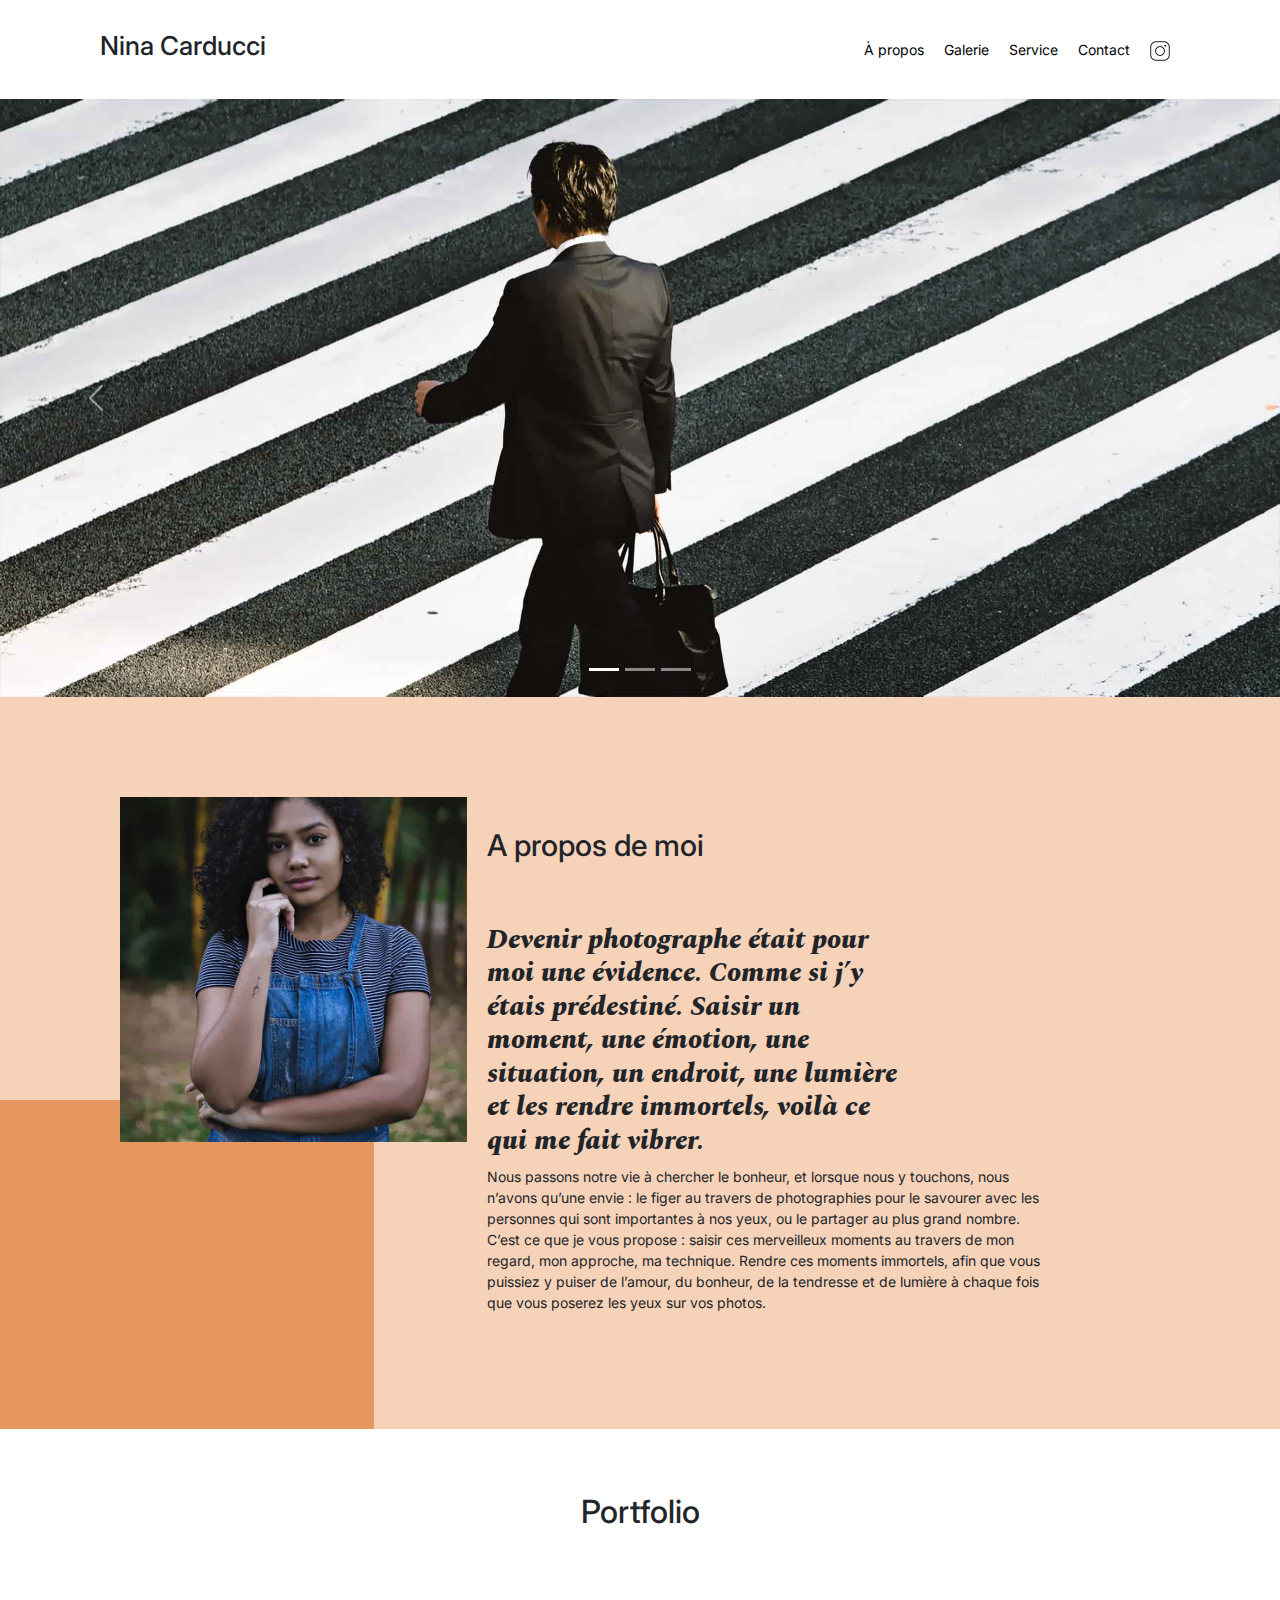
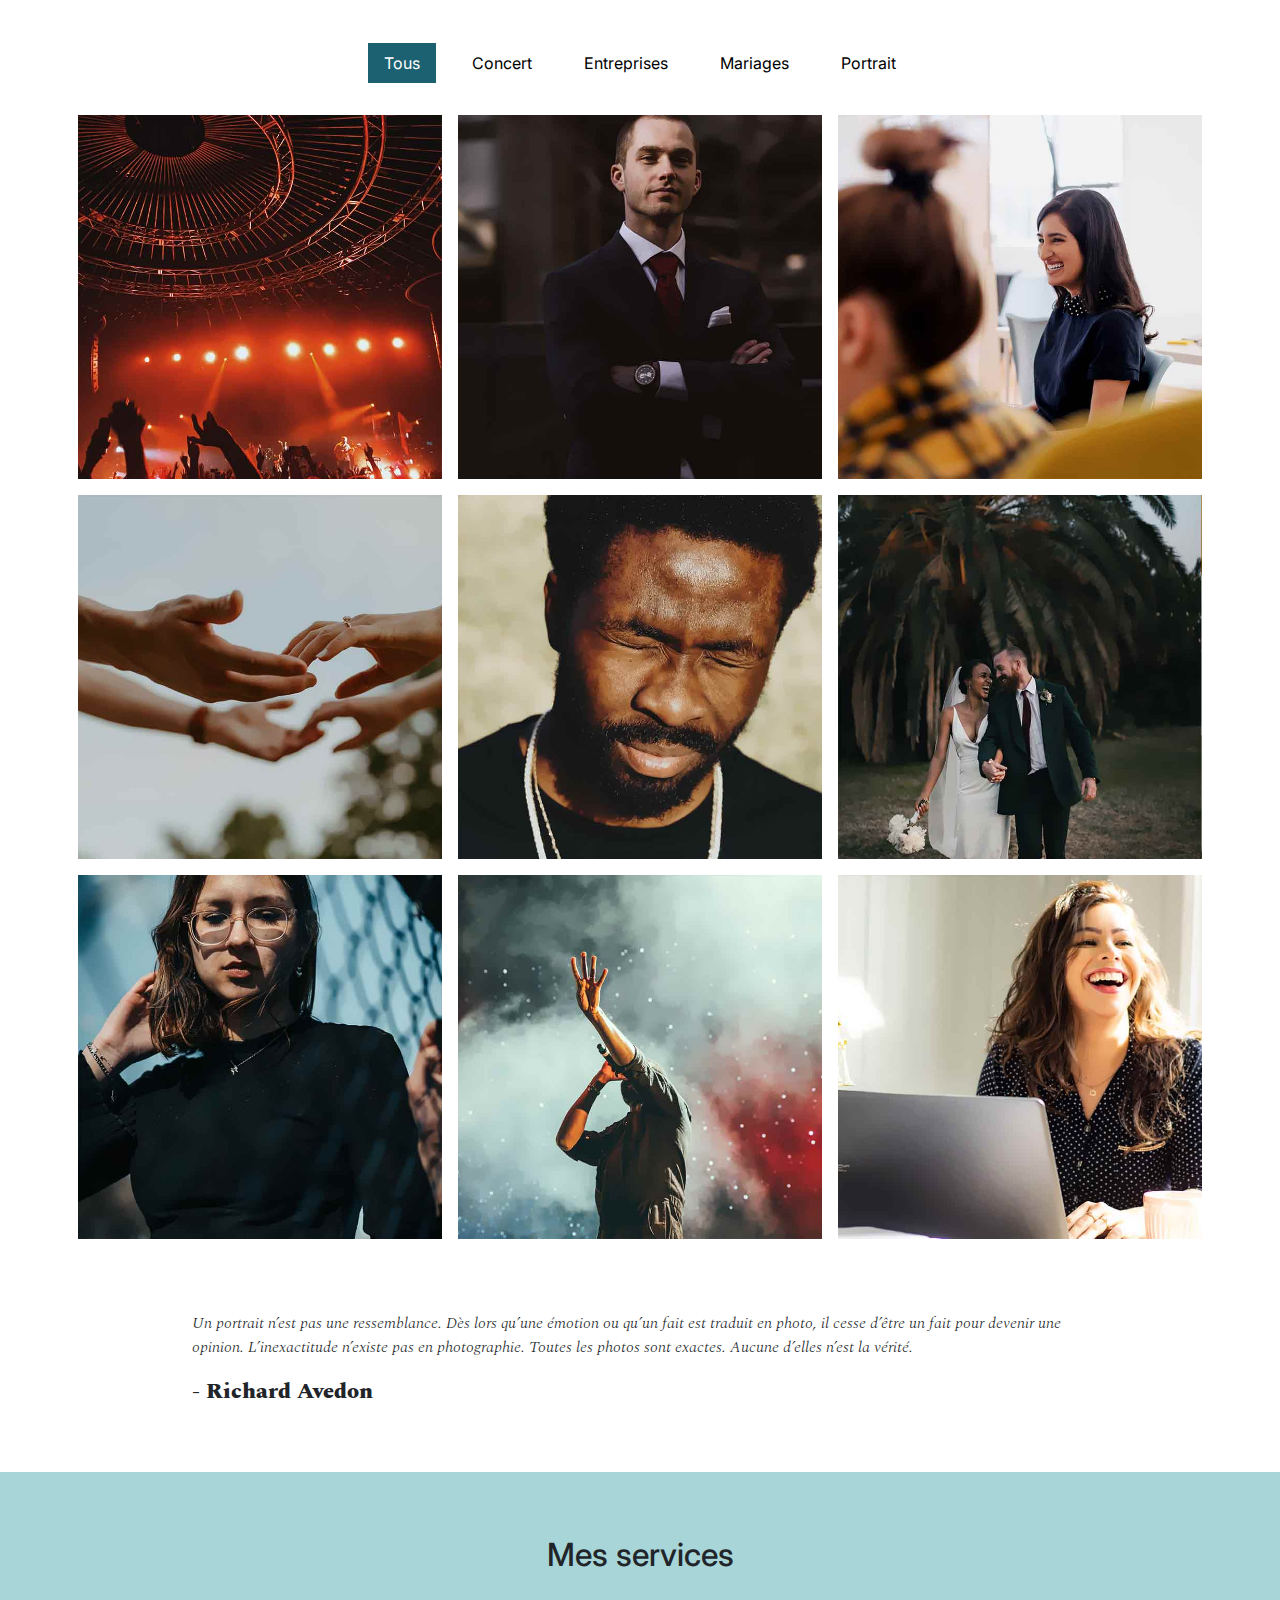
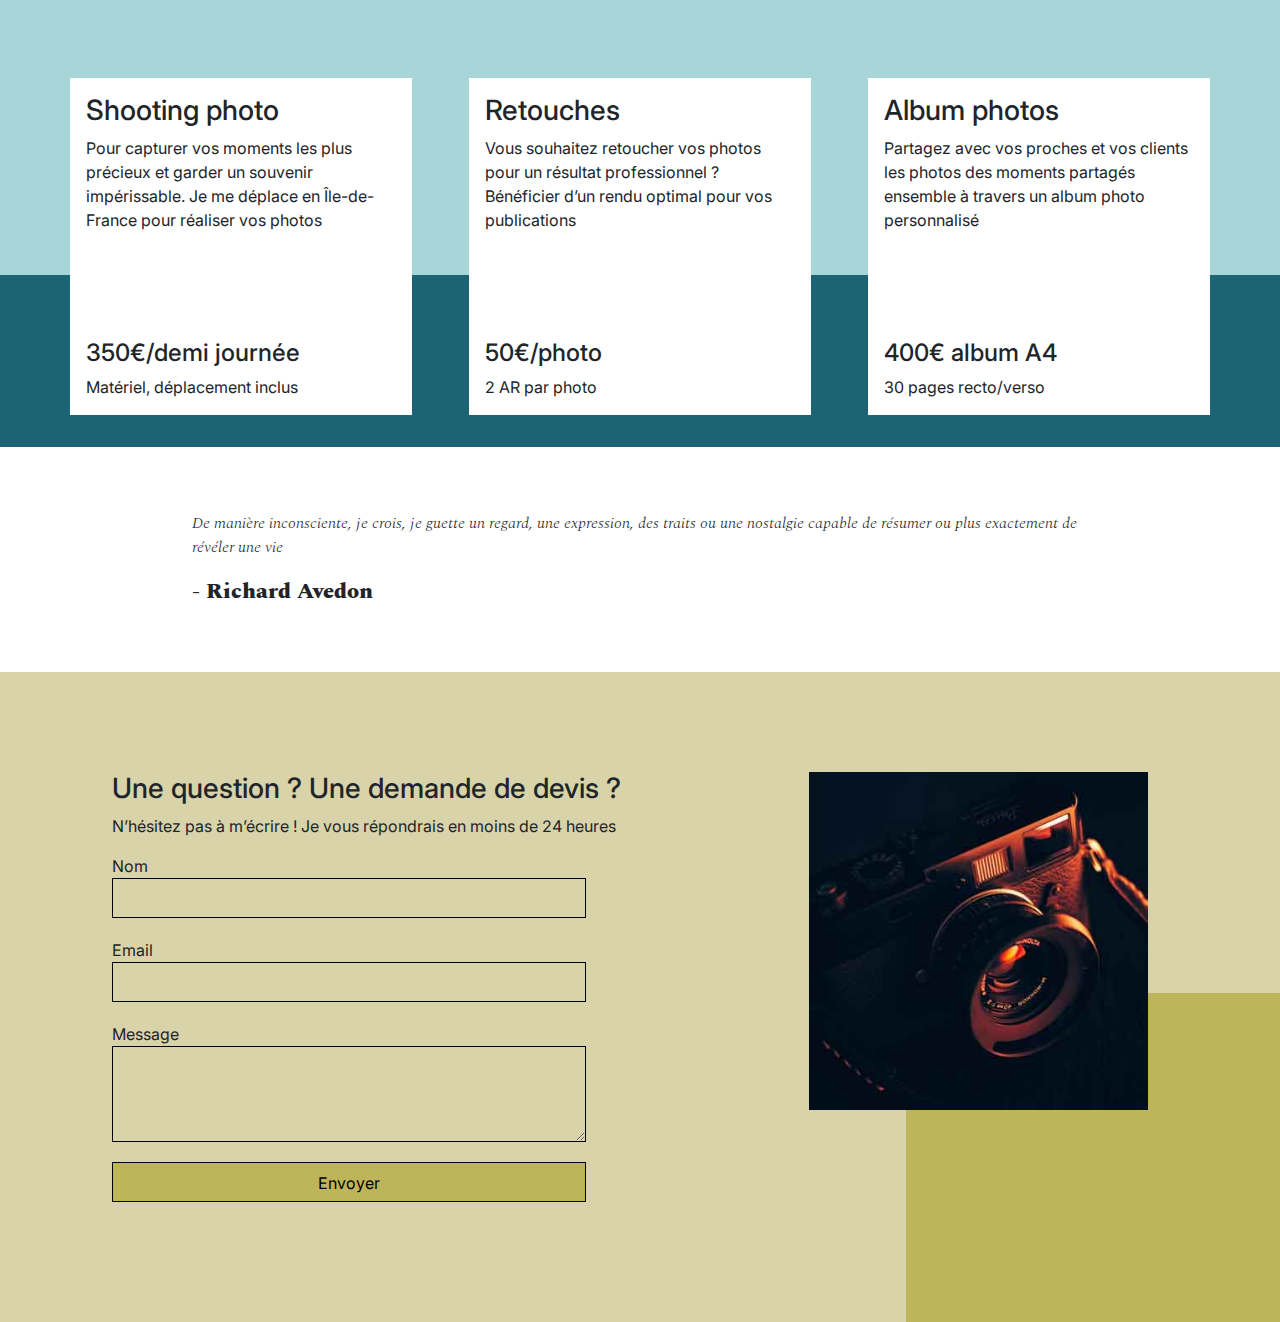
<file: index.html>
<!DOCTYPE html>
<html lang="fr-FR">

<head>
	<link rel="preload" as="image" href="./assets/images/slider/ryoji-iwata-wUZjnOv7t0g-unsplash.jpg">
	<link rel="preload" as="image" href="./assets/images/slider/nicholas-green-nPz8akkUmDI-unsplash.jpg">
	
	<meta charset="UTF-8">
	<meta name="google-site-verification" content="NXJIiiwpJ-C1bUS4rs8Th0DAOD11_0TGN_IjmbgsLpk" />
	<meta name="viewport" content="width=device-width, initial-scale=1.0">
	<title>Nina Carducci - Photographe</title>
	<meta name="description" content="Spectacles, mariages, portraits… Réalisons vos shootings, retouches et albums photos !">
	<meta property="og:title" content="Nina Carducci - Photographe Freelance | Page d’accueil">
	<meta property="og:description" content="Spectacles, mariages, portraits… Réalisons vos shootings, retouches et albums photos !">
	<meta property="og:type" content="website">
	<meta property="og:url" content="https://ninacarducci.github.io/">
	<meta property="og:image" content="./assets/nina.jpg">
	<meta property="og:site_name" content="Nina Carducci - Photographe Freelance">
	<meta name="twitter:card" content="summary_large_image">
	<meta name="twitter:description" content="Spectacles, mariages, portraits… Réalisons vos shootings, retouches et albums photos!" />
	<meta name="twitter:site" content="https://ninacarducci.github.io/" />
	<meta name="twitter:title" content="Nina Carducci - Photographe portraits & événementiel" />
	<meta name="twitter:image" content="./assets/nina.jpg" />
	<link rel="stylesheet" href="./assets/style.css">	
</head>

<body>
	<header class="top-header">
		<h1 class="name">Nina Carducci</h1>
		<nav class="nav">
			<ul>
				<li><a href="#about">À propos</a></li>
				<li><a href="#gallery">Galerie</a></li>
				<li><a href="#services">Service</a></li>
				<li><a href="#contact">Contact</a></li>
				<li><a class="social-link" href="https://www.instagram.com/ninacarducci.photo/?hl=fr" target="_blank"><img src="assets/images/instagram.png" alt="instagram icon"></a></li>
			</ul>
		</nav>
	</header>
	<div id="header">
		<div id="carouselExampleIndicators" class="carousel slide" data-bs-ride="carousel">
			<div class="carousel-indicators">
				<button type="button" data-bs-target="#carouselExampleIndicators" data-bs-slide-to="0" class="active"
					aria-current="true" aria-label="Slide 1"></button>
				<button type="button" data-bs-target="#carouselExampleIndicators" data-bs-slide-to="1"
					aria-label="Slide 2"></button>
				<button type="button" data-bs-target="#carouselExampleIndicators" data-bs-slide-to="2"
					aria-label="Slide 3"></button>
			</div>
			<div class="carousel-inner">
			<div class="carousel-item active">
				<img src="./assets/images/slider/ryoji-iwata-wUZjnOv7t0g-unsplash.jpg" class="d-block w-100" alt="Ryoji Iwata">
			</div>
			<div class="carousel-item">
				<img src="./assets/images/slider/nicholas-green-nPz8akkUmDI-unsplash.jpg" class="d-block w-100" alt="Nicholas Green">
			</div>
			<div class="carousel-item">
				<img src="./assets/images/slider/edward-cisneros-3_h6-1NPDGw-unsplash.jpg" class="d-block w-100" alt="Edward Cisneros">
			</div>
		</div>
			<button class="carousel-control-prev" type="button" data-bs-target="#carouselExampleIndicators"
				data-bs-slide="prev">
				<span class="carousel-control-prev-icon" aria-hidden="true"></span>
				<span class="visually-hidden">Previous</span>
			</button>
			<button class="carousel-control-next" type="button" data-bs-target="#carouselExampleIndicators"
				data-bs-slide="next">
				<span class="carousel-control-next-icon" aria-hidden="true"></span>
				<span class="visually-hidden">Next</span>
			</button>
		</div>
	</div>
	<main id="about">
		<div class="picture left">
			<img src="./assets/images/nina.jpg" alt="Nina Carducci">
		</div>
		<div id="about-me">
			<h2 class="about-me__title">A propos de moi</h2>
			<h3 class="about-me__introduction">Devenir photographe était pour moi une évidence. Comme si j’y étais
				prédestiné. Saisir un moment, une émotion, une situation, un endroit, une lumière et les rendre
				immortels, voilà ce qui me fait vibrer.</h3>
			<p>Nous passons notre vie à chercher le bonheur, et lorsque nous y touchons, nous n’avons qu’une envie : le
				figer au travers de photographies pour le savourer avec les personnes qui sont importantes à nos yeux,
				ou le partager au plus grand nombre.
				C’est ce que je vous propose : saisir ces merveilleux moments au travers de mon regard, mon approche, ma
				technique. Rendre ces moments immortels, afin que vous puissiez y puiser de l’amour, du bonheur, de la
				tendresse et de lumière à chaque fois que vous poserez les yeux sur vos photos.</p>
		</div>
	</main>
	<section id="gallery">
		<h2 class="title">Portfolio</h2>
		<div class="container py-3">
			<div class="gallery" style="display: none">
				<img data-gallery-tag="Concert" class="gallery-item"
					async src="./assets/images/gallery/concerts/aaron-paul-wnX-fXzB6Cw-unsplash.jpg"
					alt="Concerts Aaron Paul wnX">
				<img data-gallery-tag="Entreprises" class="gallery-item"
					async src="./assets/images/gallery/entreprise/ali-morshedlou-WMD64tMfc4k-unsplash.jpg"
					alt="Entreprise Ali Morshedlou">
				<img data-gallery-tag="Entreprises" class="gallery-item"
					async src="./assets/images/gallery/entreprise/jason-goodman-tHO1_OuKbg0-unsplash.jpg"
					alt="Entreprise Jason Goodman tHO1">
				<img data-gallery-tag="Mariages" class="gallery-item"
					async src="./assets/images/gallery/mariage/hannah-busing-RvF2R_qMpRk-unsplash.jpg"
					alt="mariage hannah-busing">
				<img data-gallery-tag="Portrait" class="gallery-item"
					async src="./assets/images/gallery/portraits/ade-tunji-rVkhWWZFAtQ-unsplash.jpg"
					alt="portraits ade-tunji">
				<img data-gallery-tag="Mariages" class="gallery-item"
					async src="./assets/images/gallery/mariage/jakob-owens-SiniLJkXhMc-unsplash.jpg"
					alt="mariage jakob-owens">
				<img data-gallery-tag="Portrait" class="gallery-item"
					async src="./assets/images/gallery/portraits/nino-van-prattenburg--443cl1uR_8-unsplash.jpg"
					alt="portraits nino-van-prattenburg">
				<img data-gallery-tag="Concert" class="gallery-item"
					async src="./assets/images/gallery/concerts/austin-neill-hgO1wFPXl3I-unsplash.jpg"
					alt="concerts austin-neill">
				<img data-gallery-tag="Entreprises" class="gallery-item"
					async src="./assets/images/gallery/entreprise/mateus-campos-felipe-Fsgzm8N0hIY-unsplash.jpg"
					alt="entreprise mateus-campos-felipe">
			</div>
		</section>
		<div class="quote">
			<figure>
				<blockquote>
					<p class="quote__text">Un portrait n’est pas une ressemblance. Dès lors qu’une émotion ou qu’un fait
						est traduit en photo, il cesse d’être un fait pour devenir une opinion. L’inexactitude n’existe
						pas en photographie. Toutes les photos sont exactes. Aucune d’elles n’est la vérité.</p>
				</blockquote>
				<figcaption class="quote__author">- Richard Avedon</figcaption>
			</figure>
		</div>
	</div>
	<section id="services">
		<h2 class="title">Mes services</h2>
		<ul class="container">
			<li class="service">
				<div class="service__description">
					<h3>Shooting photo</h3>
					<p>Pour capturer vos moments les plus précieux et garder un souvenir impérissable. Je me déplace en
						Île-de-France pour réaliser vos photos</p>
				</div>
				<div class="service__price">
					<h4>350€/demi journée</h4>
					<span>Matériel, déplacement inclus</span>
				</div>

			</li>
			<li class="service">
				<div class="service__description">
					<h3>Retouches</h3>
					<p>Vous souhaitez retoucher vos photos pour un résultat professionnel ? Bénéficier d’un rendu
						optimal pour vos publications</p>
				</div>
				<div class="service__price">
					<h4>50€/photo</h4>
					<span>2 AR par photo</span>
				</div>
			</li>
			<li class="service">
				<div class="service__description">
					<h3>Album photos</h3>
					<p>Partagez avec vos proches et vos clients les photos des moments partagés ensemble à travers un
						album photo personnalisé</p>
				</div>
				<div class="service__price">
					<h4>400€ album A4</h4>
					<span>30 pages recto/verso</span>
				</div>
			</li>
		</ul>
	</section>
	<div class="quote">
		<figure>
			<blockquote>
				<p class="quote__text">De manière inconsciente, je crois, je guette un regard, une expression, des
					traits ou une nostalgie capable de résumer ou plus exactement de révéler une vie</p>
			</blockquote>
			<figcaption class="quote__author">- Richard Avedon</figcaption>
		</figure>
	</div>
	<footer id="contact">
		<div class="container">
			<div class="form-container">
				<h3>Une question ? Une demande de devis ?</h3>
				<p> N’hésitez pas à m’écrire ! Je vous répondrais en moins de 24 heures</p>
				<form action="submit" method="post">
					<label for="nom">Nom</label>
					<input type="text" name="nom" id="nom">
					<label for="email">Email</label>
					<input type="email" name="email" id="email">
					<label for="message">Message</label>
					<textarea name="message" id="message" cols="30" rows="10"></textarea>
					<input type="submit" value="Envoyer">
				</form>
			</div>
			<div class="picture right">
				<img src="./assets/images/camera.jpg" alt="Photo camera">
			</div>
		</div>
	</footer> 
	<script src="./assets/bootstrap/bootstrap.bundle.min.js"></script>
	<script src="./assets/jquery-3.7.1.min.js"></script>
	<script src="./assets/maugallery.js"></script>
	<script src="./assets/scripts.js"></script>
	<script type='application/ld+json'>
		{
		  "@context": "http://www.schema.org",
		  "@type": "ProfessionalService",
		  "name": "Nina Carducci - Photographe Freelance",
		  "url": "https://ninacarducci.github.io",
		  "priceRange": "$$",
		  "image": "https://ninacarducci.github.io/assets/images/nina.png",
		  "description": "Spectacles, mariages, portraits… Réalisons vos shootings, retouches et albums photos!",
		  "address": {
			 "@type": "PostalAddress",
			 "streetAddress": "68 avenue Alsace-Lorraine",
			 "addressLocality": "Bordeaux",
			 "addressRegion": "NA",
			 "postalCode": "33200",
			 "addressCountry": "FR"
		  },
		  "geo": {
			 "@type": "GeoCoordinates",
			 "latitude": "44.84644",
			 "longitude": "-0.60657"
		  },
		  "hasMap": "https://maps.app.goo.gl/4187DAph4o7PyMpT8",
		   "openingHours": "Mo 10:00-19:00 Tu 10:00-19:00 We 10:00-19:00 Th 10:00-19:00 Fr 10:00-19:00 Sa Closed Su Closed",
		  "telephone": "05-56-67-78-89"
		}
		</script>
</body>

	
</html>
</file>
<file: assets/style.css>
@import url('./bootstrap/bootstrap.min.css');

@import url('https://fonts.googleapis.com/css2?family=Inter&family=Spectral:ital,wght@0,400;1,300;1,400;1,800&display=swap');

.nav a,.nav-pills .nav-link{color:#000}.about-me__introduction,.quote,.quote__text{font-style:italic;font-family:Spectral}.quote,.quote__author,.quote__text{font-family:Spectral}.service,.top-header{background-color:#fff;display:flex}#about,#contact{padding-inline:100px;padding-block:100px}.picture.left::before,.picture.right::before{content:' ';width:374px;height:329px;bottom:0;z-index:-1}#about,#contact .container,.mg-next,.mg-prev,.nav ul,.service,.top-header,form{display:flex}body{max-width:1920px;margin:auto}*{font-family:Inter;font-style:normal}.top-header{position:sticky;top:0;z-index:1000;justify-content:space-between;padding-inline:100px;padding-block:30px;align-items:center}#about,#contact,#services,.item-column{position:relative}.top-header .name{font-size:26px}.nav ul{list-style-type:none;font-size:14px;margin-bottom:0}.nav li{padding-inline:10px}.nav a{text-decoration:none}.social-link img{width:20px}#about{background-color:#f6d2b8}.picture.left::before{background-color:#e5975f;position:absolute;left:0}.picture{flex:1;margin:0 20px;z-index:0}.picture img{width:100%}#about-me,.form-container{flex:2}.about-me__title{margin-top:1em;margin-bottom:60px;font-size:30px}.about-me__introduction{font-weight:800;width:60%}#about-me p{width:80%;font-size:14px}.title{text-align:center;padding-block:2em}.gallery .nav{justify-content:center}.nav-pills .nav-link.active,.nav-pills .show>.nav-link{color:#fff;background-color:#1b6171;border-radius:0}.item-column{margin-bottom:0!important;padding:0}.item-column::after{content:"";display:block;padding-bottom:100%}.gallery-item{position:absolute;width:100%;height:100%;object-fit:cover;padding:.5em}.mg-next,.mg-prev{width:30px;height:30px;border-radius:00%;justify-content:center;align-items:center;font-size:24px}form input,form textarea{width:100%;background-color:transparent;border:1px solid;margin-bottom:20px}.quote{width:70%;margin:auto;padding-block:3em}.quote__text{font-weight:300}.quote__author{font-weight:800;font-size:22px}#services{margin:auto;background-color:#a8d5d8}#services .container::before{content:' ';background-color:#1c6474;position:absolute;width:100%;height:30%;bottom:0;left:0;z-index:0}#services .container{justify-content:space-between;display:flex;padding:2em 0}.service{max-width:390px;width:30%;height:337px;padding:1em;flex-direction:column;justify-content:space-between;z-index:1}#contact{margin:auto;background-color:#d8d3a8}.picture.right::before{background-color:#beb45a;position:absolute;right:0}form{flex-direction:column;width:70%;align-items:flex-start}form input{height:2.5em}form textarea{height:5em;line-height:2.5em;font-size:1.2em}input[type=submit]{background-color:#beb45a;padding:.5em 1em}@media all and (max-width:1180px){.picture{flex:2}#about,#contact .container{align-items:center}.about-me__title{margin-top:0;margin-bottom:1em}#about-me h6,#about-me p{width:100%}}@media all and (max-width:1000px){.picture.left::before,.picture.right::before{height:30%;position:absolute;z-index:-1;width:100%}#about,#contact .container,#services .container{flex-direction:column}.picture{width:50%}.picture.left::before{bottom:auto;top:0;left:0}.about-me__title{text-align:center;margin-top:1em}.service{width:100%;max-width:100%;height:auto;margin:2em 0}.service__description{margin-bottom:1em}#services .container::before{width:30%;height:100%;bottom:0;right:0;left:auto;z-index:0}#contact .picture.right{margin-top:1em}.picture.right::before{bottom:0;right:0}}@media all and (max-width:650px){.top-header{flex-direction:column;padding-inline:0}.top-header .nav,.top-header .nav ul{width:100%;padding:0}.top-header .nav li{flex:1;padding-block:1em;text-align:center}.picture.left::before,.picture.right::before{height:150px}#services .container{align-items:center}.service{max-width:90%}#about,#contact{padding-inline:2em;padding-block:2em}form{width:100%}.picture{width:80%}}
</file>
